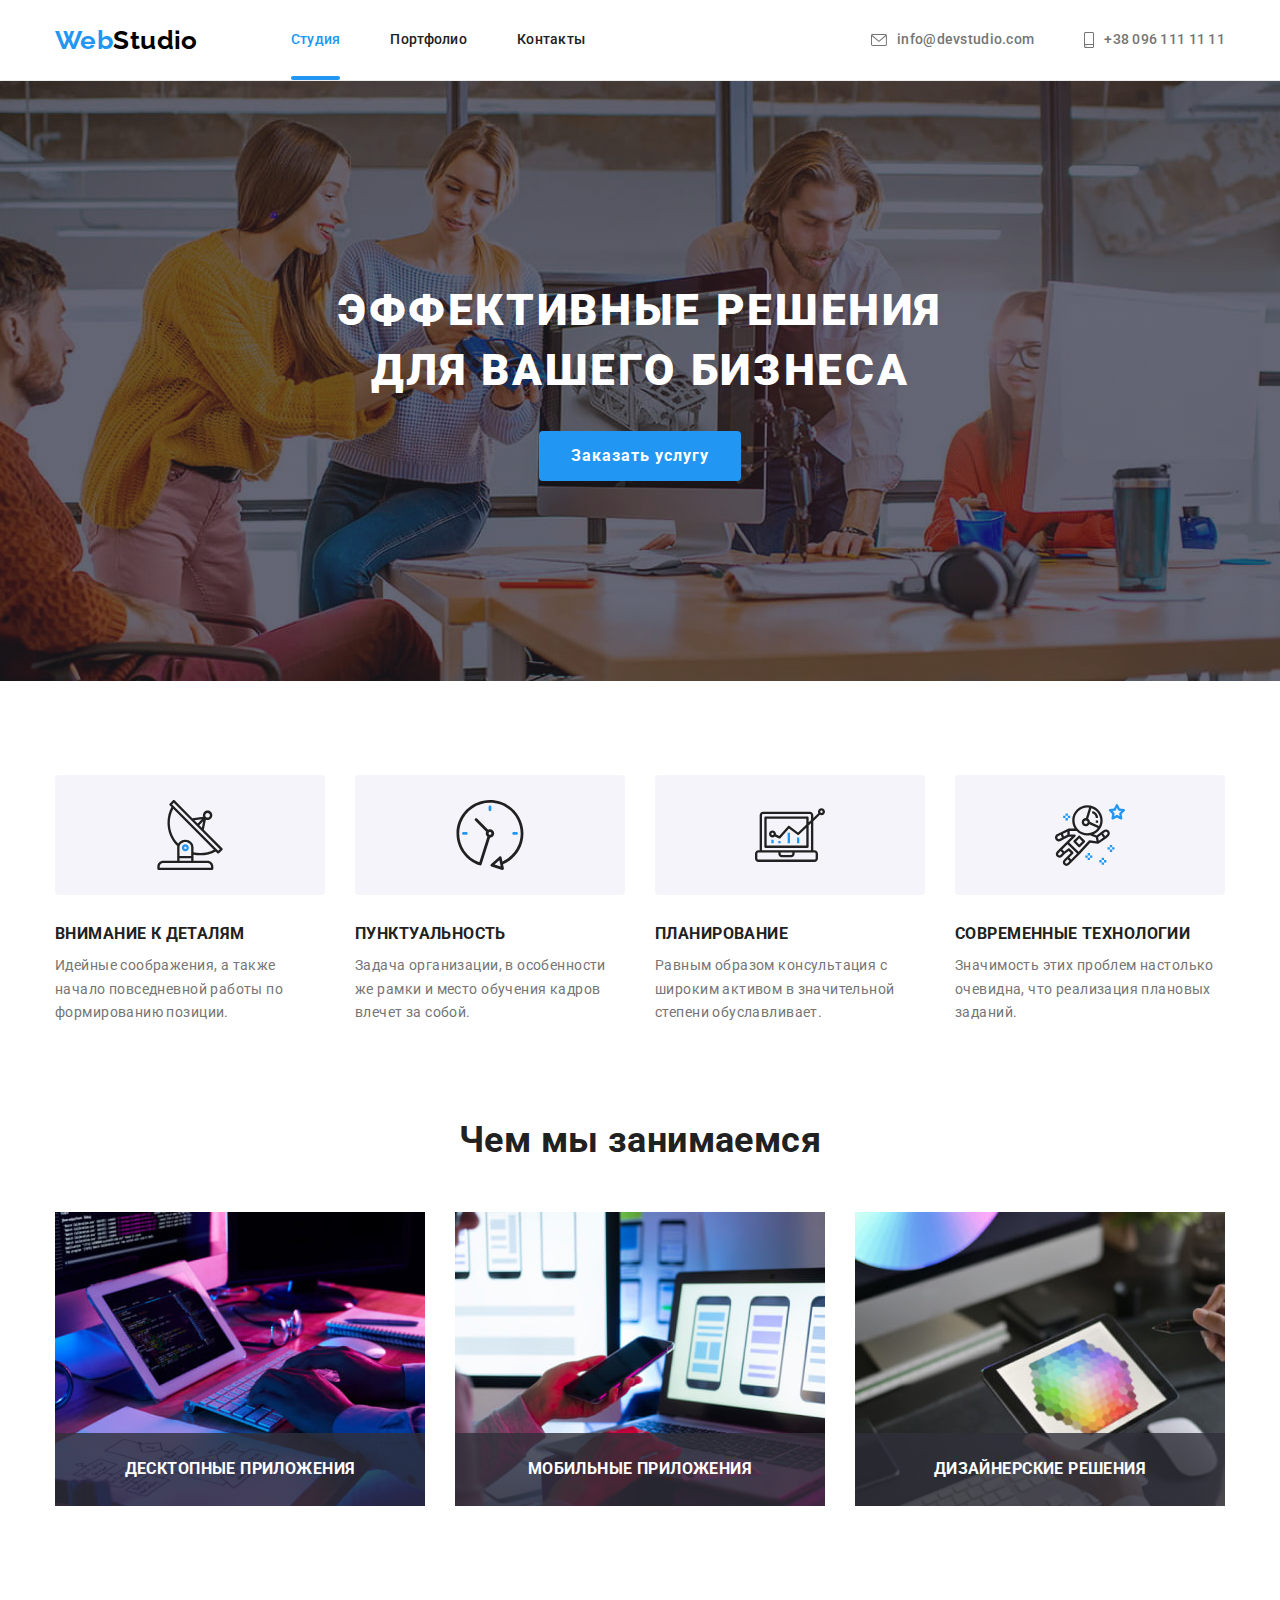
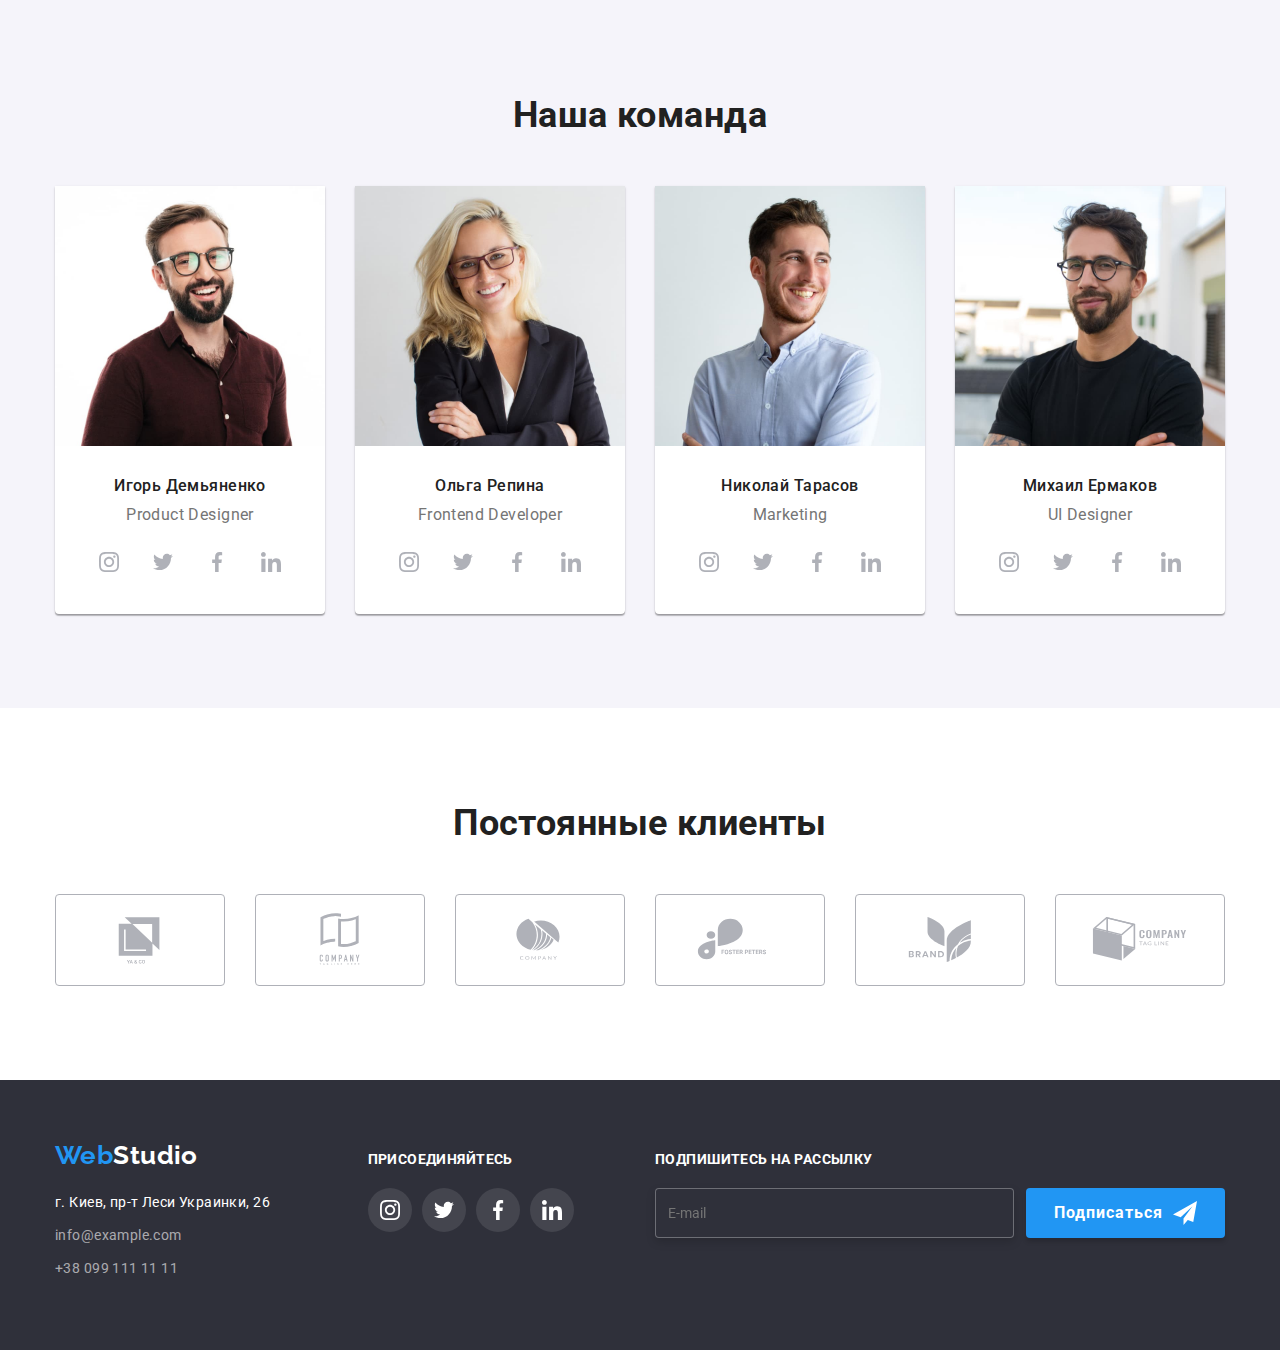
<file: index.html>
<!DOCTYPE html>
<html lang="ru">
  <head>
    <meta charset="UTF-8" />
    <meta http-equiv="X-UA-Compatible" content="IE=edge" />
    <meta name="viewport" content="width=device-width, initial-scale=1.0" />
    <title>Студия</title>
    <link rel="stylesheet" href="./css/main.min.css" />
  </head>
  <body>
    <!-- "Page header" -->
    <header class="header">
      <div class="container header__container">
        <!-- Our company Logo with url to main page -->
        <a class="logo" href="./index.html"
          ><span class="logo__accent">Web</span>Studio</a
        >

        <!-- Main site navigation -->
        <nav class="main-nav">
          <ul class="site-nav">
            <li class="site-nav__item">
              <a
                class="site-nav__link site-nav__link--current"
                href="./index.html"
                >Студия</a
              >
            </li>

            <li class="site-nav__item">
              <a class="site-nav__link" href="./portfolio.html">Портфолио</a>
            </li>

            <li class="site-nav__item">
              <a class="site-nav__link" href="">Контакты</a>
            </li>
          </ul>
        </nav>

        <!-- E-mail and phone No. contacts -->
        <div class="contacts">
          <a class="contacts__link" href="mailto:info@devstudio.com">
            <svg class="contacts__icon-envelope">
              <use href="./img/icons.svg#envelope"></use>
            </svg>
            info@devstudio.com
          </a>
          <a class="contacts__link" href="tel:+380961111111">
            <svg class="contacts__icon-smartphone">
              <use href="./img/icons.svg#smartphone"></use>
            </svg>
            +38 096 111 11 11
          </a>
        </div>
      </div>
    </header>
    <main>
      <!-- Hero"section -->
      <section class="hero">
        <div class="container">
          <h1 class="hero-title">
            Эффективные решения <br />
            для вашего бизнеса
          </h1>
          <button class="hero-button" type="button" data-modal-open>
            Заказать услугу
          </button>
        </div>
      </section>
      <!-- Features section -->
      <section class="section">
        <div class="container">
          <h2 hidden>Особенности</h2>
          <ul class="features">
            <li class="features__item">
              <div class="features__icon-wrapper">
                <svg class="features__icon">
                  <use
                    href="./img/icons.svg#antenna"
                    width="70"
                    height="70"
                  ></use>
                </svg>
              </div>
              <h3 class="features__title">Внимание к деталям</h3>
              <p>
                Идейные соображения, а также начало повседневной работы по
                формированию позиции.
              </p>
            </li>
            <li class="features__item">
              <div class="features__icon-wrapper">
                <svg class="features__icon">
                  <use
                    href="./img/icons.svg#clock"
                    width="70"
                    height="70"
                  ></use>
                </svg>
              </div>
              <h3 class="features__title">Пунктуальность</h3>
              <p>
                Задача организации, в особенности же рамки и место обучения
                кадров влечет за собой.
              </p>
            </li>
            <li class="features__item">
              <div class="features__icon-wrapper">
                <svg class="features__icon">
                  <use
                    href="./img/icons.svg#diagram"
                    width="70"
                    height="70"
                  ></use>
                </svg>
              </div>
              <h3 class="features__title">Планирование</h3>
              <p>
                Равным образом консультация с широким активом в значительной
                степени обуславливает.
              </p>
            </li>
            <li class="features__item">
              <div class="features__icon-wrapper">
                <svg class="features__icon">
                  <use
                    href="./img/icons.svg#astronaut"
                    width="70"
                    height="70"
                  ></use>
                </svg>
              </div>
              <h3 class="features__title">Современные технологии</h3>
              <p>
                Значимость этих проблем настолько очевидна, что реализация
                плановых заданий.
              </p>
            </li>
          </ul>
        </div>
      </section>
      <!-- Our services section -->
      <section class="services-section section">
        <div class="container">
          <h2 class="secondary-titles">Чем мы занимаемся</h2>
          <ul class="services">
            <li class="services__item">
              <h3 class="services__title">Десктопные приложения</h3>
              <img
                src="./img/img1.jpg"
                alt="Разработчик пишущий код"
                width="370"
              />
            </li>
            <li class="services__item">
              <h3 class="services__title">Мобильные приложения</h3>
              <img
                src="./img/img2.jpg"
                alt="Дизайнер подбирающий раскладку для мобильного приложения"
                width="370"
              />
            </li>
            <li class="services__item">
              <h3 class="services__title">Дизайнерские решения</h3>
              <img
                src="./img/img3.jpg"
                alt="Дизайнер подбирает цвет на палетке"
                width="370"
              />
            </li>
          </ul>
        </div>
      </section>
      <!-- Our team section -->
      <section class="our-team__section section">
        <div class="container">
          <h2 class="our-team__title secondary-titles">Наша команда</h2>
          <ul class="our-team__list">
            <!-- Ihor Demyanenko CARD -->
            <li class="our-team__card">
              <img
                src="./img/team/ph1.jpg"
                alt="Портретное фото Игоря Демьяненко"
                width="270"
              />
              <h3 class="our-team__name">Игорь Демьяненко</h3>
              <p class="our-team__position" lang="en">Product Designer</p>
              <!-- SOCIAL CONTACT ICONS -->
              <ul class="social-contact">
                <li class="social-contact__item">
                  <a
                    class="social-contact__link link"
                    href="https://instagram.com"
                    target="_blank"
                  >
                    <svg class="social-contact__icon" width="20" height="20">
                      <use href="./img/icons.svg#instagram"></use>
                    </svg>
                  </a>
                </li>

                <li class="social-contact__item">
                  <a
                    class="social-contact__link link"
                    href="https://twitter.com"
                    target="_blank"
                  >
                    <svg class="social-contact__icon" width="20" height="20">
                      <use href="./img/icons.svg#twitter"></use>
                    </svg>
                  </a>
                </li>

                <li class="social-contact__item">
                  <a
                    class="social-contact__link link"
                    href="https://facebook.com"
                    target="_blank"
                  >
                    <svg class="social-contact__icon" width="20" height="20">
                      <use href="./img/icons.svg#facebook"></use>
                    </svg>
                  </a>
                </li>

                <li class="social-contact__item">
                  <a
                    class="social-contact__link link"
                    href="https://linkedin.com"
                    target="_blank"
                  >
                    <svg class="social-contact__icon" width="20" height="20">
                      <use href="./img/icons.svg#linkedin"></use>
                    </svg>
                  </a>
                </li>
              </ul>
            </li>
            <!-- Olga Repina CARD -->
            <li class="our-team__card">
              <img
                src="./img/team/ph2.jpg"
                alt="Портретное фото Ольги Репиной"
                width="270"
              />
              <h3 class="our-team__name">Ольга Репина</h3>
              <p class="our-team__position" lang="en">Frontend Developer</p>
              <!-- SOCIAL CONTACT ICONS -->
              <ul class="social-contact">
                <li class="social-contact__item">
                  <a
                    class="social-contact__link link"
                    href="https://instagram.com"
                    target="_blank"
                  >
                    <svg class="social-contact__icon" width="20" height="20">
                      <use href="./img/icons.svg#instagram"></use>
                    </svg>
                  </a>
                </li>

                <li class="social-contact__item">
                  <a
                    class="social-contact__link link"
                    href="https://twitter.com"
                    target="_blank"
                  >
                    <svg class="social-contact__icon" width="20" height="20">
                      <use href="./img/icons.svg#twitter"></use>
                    </svg>
                  </a>
                </li>

                <li class="social-contact__item">
                  <a
                    class="social-contact__link link"
                    href="https://facebook.com"
                    target="_blank"
                  >
                    <svg class="social-contact__icon" width="20" height="20">
                      <use href="./img/icons.svg#facebook"></use>
                    </svg>
                  </a>
                </li>

                <li class="social-contact__item">
                  <a
                    class="social-contact__link link"
                    href="https://linkedin.com"
                    target="_blank"
                  >
                    <svg class="social-contact__icon" width="20" height="20">
                      <use href="./img/icons.svg#linkedin"></use>
                    </svg>
                  </a>
                </li>
              </ul>
            </li>
            <!-- Nikolay Tarasov CARD -->
            <li class="our-team__card">
              <img
                src="./img/team/ph3.jpg"
                alt="Портретное фото Николая Тарасова"
                width="270"
              />
              <h3 class="our-team__name">Николай Тарасов</h3>
              <p class="our-team__position" lang="en">Marketing</p>
              <!-- SOCIAL CONTACT ICONS -->
              <ul class="social-contact">
                <li class="social-contact__item">
                  <a
                    class="social-contact__link link"
                    href="https://instagram.com"
                    target="_blank"
                  >
                    <svg class="social-contact__icon" width="20" height="20">
                      <use href="./img/icons.svg#instagram"></use>
                    </svg>
                  </a>
                </li>

                <li class="social-contact__item">
                  <a
                    class="social-contact__link link"
                    href="https://twitter.com"
                    target="_blank"
                  >
                    <svg class="social-contact__icon" width="20" height="20">
                      <use href="./img/icons.svg#twitter"></use>
                    </svg>
                  </a>
                </li>

                <li class="social-contact__item">
                  <a
                    class="social-contact__link link"
                    href="https://facebook.com"
                    target="_blank"
                  >
                    <svg class="social-contact__icon" width="20" height="20">
                      <use href="./img/icons.svg#facebook"></use>
                    </svg>
                  </a>
                </li>

                <li class="social-contact__item">
                  <a
                    class="social-contact__link link"
                    href="https://linkedin.com"
                    target="_blank"
                  >
                    <svg class="social-contact__icon" width="20" height="20">
                      <use href="./img/icons.svg#linkedin"></use>
                    </svg>
                  </a>
                </li>
              </ul>
            </li>
            <!-- Mihail Yermakov CARD -->
            <li class="our-team__card">
              <img
                src="./img/team/ph4.jpg"
                alt="Портретное фото Михаила Ермакова"
                width="270"
              />
              <h3 class="our-team__name">Михаил Ермаков</h3>
              <p class="our-team__position" lang="en">UI Designer</p>
              <!-- SOCIAL CONTACT ICONS -->
              <ul class="social-contact">
                <li class="social-contact__item">
                  <a
                    class="social-contact__link link"
                    href="https://instagram.com"
                    target="_blank"
                  >
                    <svg class="social-contact__icon" width="20" height="20">
                      <use href="./img/icons.svg#instagram"></use>
                    </svg>
                  </a>
                </li>

                <li class="social-contact__item">
                  <a
                    class="social-contact__link link"
                    href="https://twitter.com"
                    target="_blank"
                  >
                    <svg class="social-contact__icon" width="20" height="20">
                      <use href="./img/icons.svg#twitter"></use>
                    </svg>
                  </a>
                </li>

                <li class="social-contact__item">
                  <a
                    class="social-contact__link link"
                    href="https://facebook.com"
                    target="_blank"
                  >
                    <svg class="social-contact__icon" width="20" height="20">
                      <use href="./img/icons.svg#facebook"></use>
                    </svg>
                  </a>
                </li>

                <li class="social-contact__item">
                  <a
                    class="social-contact__link link"
                    href="https://linkedin.com"
                    target="_blank"
                  >
                    <svg class="social-contact__icon" width="20" height="20">
                      <use href="./img/icons.svg#linkedin"></use>
                    </svg>
                  </a>
                </li>
              </ul>
            </li>
          </ul>
        </div>
      </section>
      <!-- Our clients section -->
      <section class="section">
        <div class="container">
          <h2 class="secondary-titles">Постоянные клиенты</h2>
          <ul class="clients">
            <li class="clients__item">
              <a class="clients__link link" href="./">
                <svg class="clients__icon" width="106" height="60">
                  <use href="./img/icons.svg#co1"></use>
                </svg>
              </a>
            </li>

            <li class="clients__item">
              <a class="clients__link link" href="./">
                <svg class="clients__icon" width="106" height="60">
                  <use href="./img/icons.svg#co2"></use>
                </svg>
              </a>
            </li>

            <li class="clients__item">
              <a class="clients__link link" href="./">
                <svg class="clients__icon" width="106" height="60">
                  <use href="./img/icons.svg#co3"></use>
                </svg>
              </a>
            </li>

            <li class="clients__item">
              <a class="clients__link link" href="./">
                <svg class="clients__icon" width="106" height="60">
                  <use href="./img/icons.svg#co4"></use>
                </svg>
              </a>
            </li>

            <li class="clients__item">
              <a class="clients__link link" href="./">
                <svg class="clients__icon" width="106" height="60">
                  <use href="./img/icons.svg#co5"></use>
                </svg>
              </a>
            </li>

            <li class="clients__item">
              <a class="clients__link link" href="./">
                <svg class="clients__icon" width="106" height="60">
                  <use href="./img/icons.svg#co6"></use>
                </svg>
              </a>
            </li>
          </ul>
        </div>
      </section>
    </main>
    <!-- Подвал страницы -->
    <footer class="footer">
      <div class="container footer__container--flex">
        <!-- About us section -->
        <div class="about-us">
          <!-- Footer logo -->
          <a class="logo__footer logo" href="/"
            ><span class="logo__accent">Web</span>Studio</a
          >
          <!-- Our address and contacts-->
          <address class="address">
            <ul class="address__list">
              <li class="address__item">
                <a
                  class="address__location"
                  href="https://goo.gl/maps/nL9pkd665aWA4ZFbA"
                  target="_blank"
                  >г. Киев, пр-т Леси Украинки, 26</a
                >
              </li>
              <li>
                <a class="address__contacts link" href="mailto:info@example.com"
                  >info@example.com</a
                >
              </li>

              <li>
                <a class="address__contacts link" href="tel:+380991111111"
                  >+38 099 111 11 11</a
                >
              </li>
            </ul>
          </address>
        </div>
        <!-- Join us column -->
        <div class="join-us">
          <p class="footer-titles">Присоединяйтесь</p>
          <ul class="social-contacts">
            <li class="social-contacts__item">
              <a
                class="social-contacts__link link"
                href="https://instagram.com"
                target="_blank"
              >
                <svg class="social-contacts__icon" width="20" height="20">
                  <use href="./img/icons.svg#instagram"></use>
                </svg>
              </a>
            </li>

            <li class="social-contacts__item">
              <a
                class="social-contacts__link link"
                href="https://twitter.com"
                target="_blank"
              >
                <svg class="social-contacts__icon" width="20" height="20">
                  <use href="./img/icons.svg#twitter"></use>
                </svg>
              </a>
            </li>

            <li class="social-contacts__item">
              <a
                class="social-contacts__link link"
                href="https://facebook.com"
                target="_blank"
              >
                <svg class="social-contacts__icon" width="20" height="20">
                  <use href="./img/icons.svg#facebook"></use>
                </svg>
              </a>
            </li>

            <li class="social-contacts__item">
              <a
                class="social-contacts__link link"
                href="https://linkedin.com"
                target="_blank"
              >
                <svg class="social-contacts__icon" width="20" height="20">
                  <use href="./img/icons.svg#linkedin"></use>
                </svg>
              </a>
            </li>
          </ul>
        </div>
        <!-- Subscription column -->
        <div class="subscription">
          <p class="footer-titles">Подпишитесь на рассылку</p>
          <form class="subscription-form">
            <label class="subscription-form__label">
              <input
                class="subscription-form__input"
                type="email"
                name="subscription"
                placeholder="E-mail"
              />
            </label>
            <button class="subscription-button" type="submit">
              Подписаться
              <svg class="subscription-button__icon" width="24" height="24">
                <use href="./img/icons.svg#send"></use>
              </svg>
            </button>
          </form>
        </div>
      </div>
    </footer>
    <!-- Modal window -->
    <div class="backdrop backdrop--is-hidden" data-modal>
      <div class="modal">
        <button class="close-button" type="button" data-modal-close>
          <svg class="close-button__icon">
            <use href="./img/icons.svg#close"></use>
          </svg>
        </button>
        <h2 class="modal__title">Оставьте свои данные, мы вам перезвоним</h2>

        <!-- Modal form fields -->
        <form>
          <div class="form-field">
            <label class="form-field__label" for="name">Имя</label>
            <div class="form-field__input-area">
              <svg class="form-field__icon">
                <use href="./img/icons.svg#mw-person"></use>
              </svg>
              <input
                class="form-field__input"
                type="text"
                name="name"
                id="name"
              />
            </div>
          </div>

          <div class="form-field">
            <label class="form-field__label" for="tel">Телефон</label>
            <div class="form-field__input-area">
              <svg class="form-field__icon">
                <use href="./img/icons.svg#mw-phone"></use>
              </svg>
              <input class="form-field__input" type="tel" name="tel" id="tel" />
            </div>
          </div>

          <div class="form-field">
            <label class="form-field__label" for="email">Почта</label>
            <div class="form-field__input-area">
              <svg class="form-field__icon">
                <use href="./img/icons.svg#mw-email"></use>
              </svg>
              <input
                class="form-field__input"
                type="email"
                name="email"
                id="email"
              />
            </div>
          </div>
          <!-- Comment field -->
          <div class="form-field">
            <label class="form-field__label" for="comment">Комментарий</label>
            <textarea
              class="form-field__comment-input"
              name="comment"
              id="comment"
              cols="1"
              rows="8"
              placeholder="Введите текст"
            ></textarea>
          </div>
          <!-- Agreement field -->
          <div class="agreement-field">
            <label class="agreement-field__label">
              <input
                class="agreement-field__input"
                type="checkbox"
                name="agreement"
              />
              <svg class="agreement-field__icon">
                <use href="./img/icons.svg#tick"></use>
              </svg>
              Соглашаюсь с рассылкой и принимаю
            </label>
            <a class="agreement-field__link" href="./">Условия договора</a>
          </div>
          <div class="modal-submit">
            <button class="modal-submit__button" type="submit">
              Отправить
            </button>
          </div>
        </form>
      </div>
    </div>
    <script src="./js/modal.js"></script>
  </body>
</html>
</file>
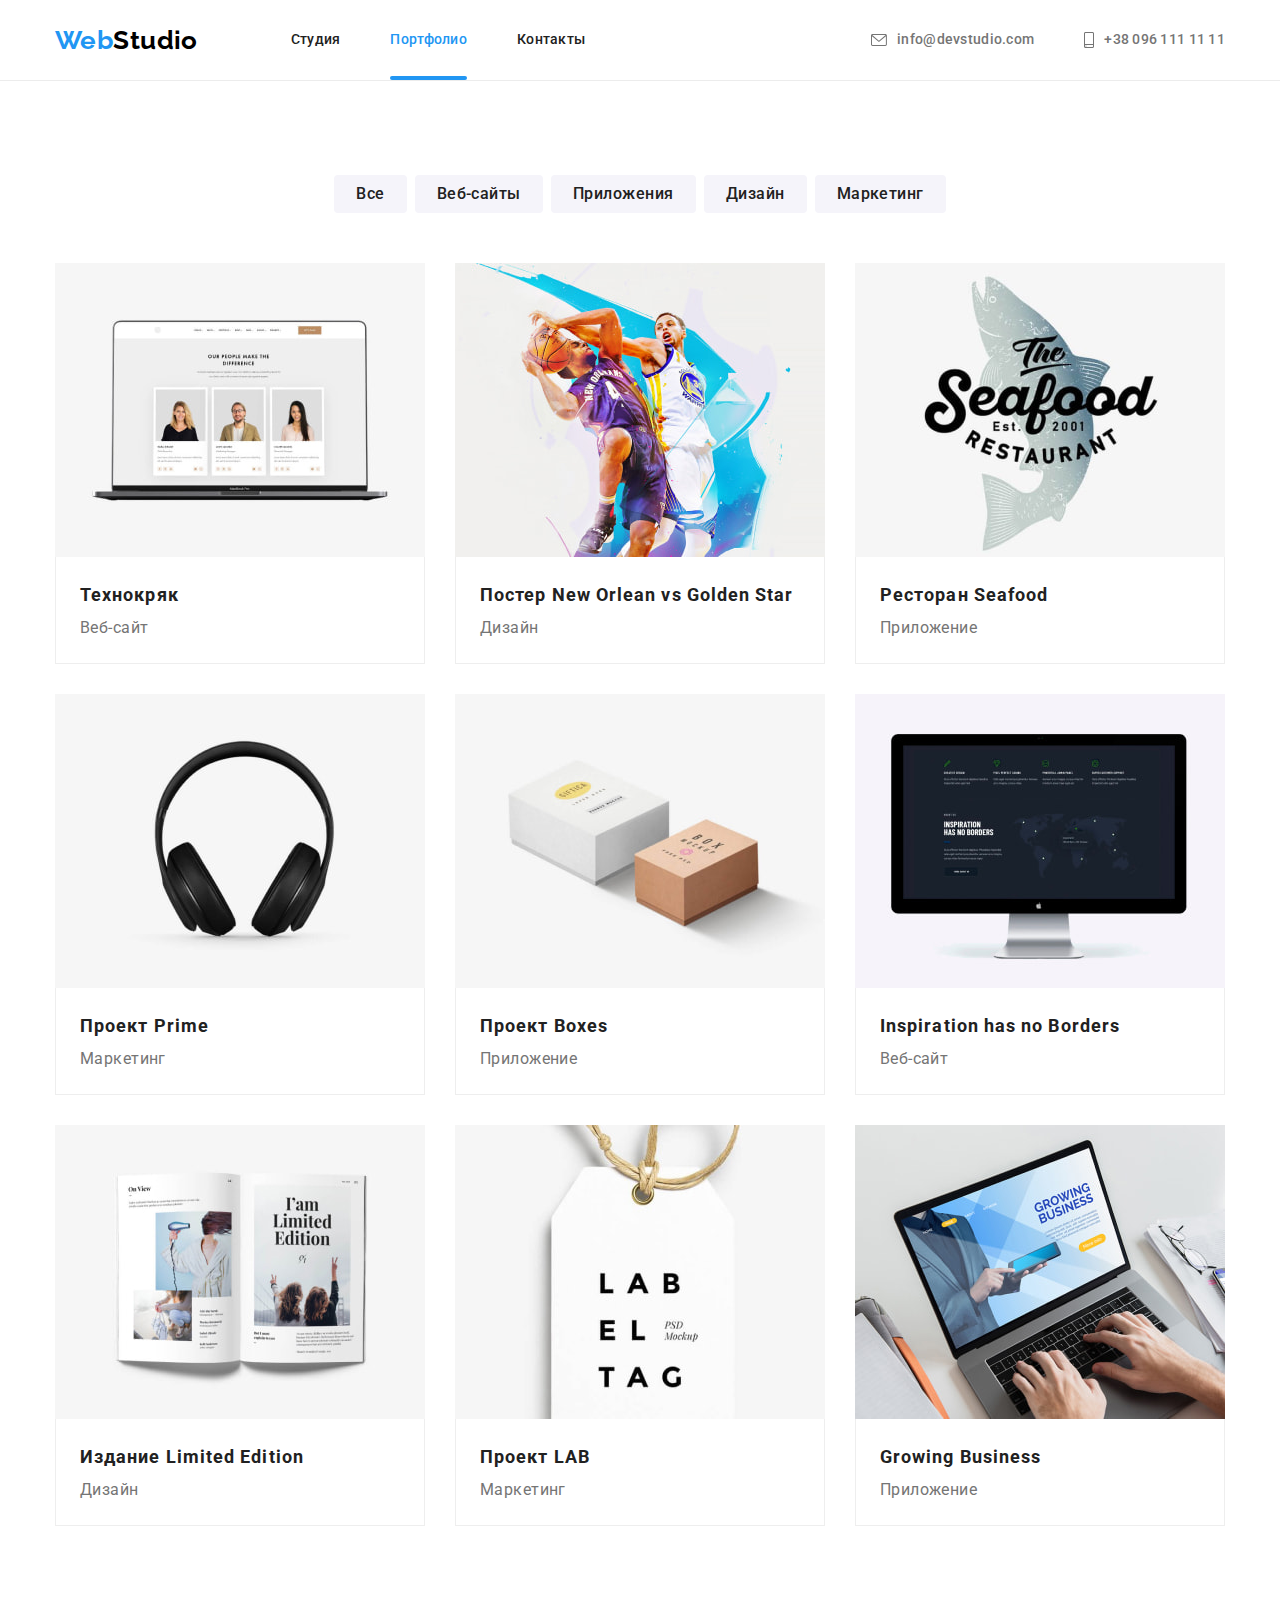
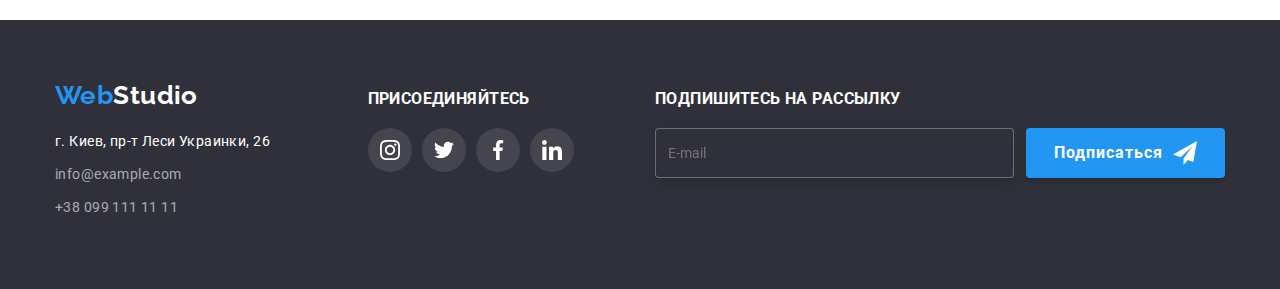
<file: portfolio.html>
<!DOCTYPE html>
<html lang="ru">
  <head>
    <meta charset="UTF-8" />
    <meta http-equiv="X-UA-Compatible" content="IE=edge" />
    <meta name="viewport" content="width=device-width, initial-scale=1.0" />
    <title>Портфолио</title>
    <link rel="stylesheet" href="./css/main.min.css" />
  </head>
  <body>
    <!-- Header section -->
    <header class="header">
      <div class="container header__container">
        <!-- Our company Logo with url to main page -->
        <a class="logo" href="./index.html"
          ><span class="logo__accent">Web</span>Studio</a
        >

        <!-- Main site navigation -->
        <nav class="main-nav">
          <ul class="site-nav">
            <li class="site-nav__item">
              <a class="site-nav__link" href="./index.html">Студия</a>
            </li>

            <li class="site-nav__item">
              <a
                class="site-nav__link site-nav__link--current"
                href="./portfolio.html"
                >Портфолио</a
              >
            </li>

            <li class="site-nav__item">
              <a class="site-nav__link" href="">Контакты</a>
            </li>
          </ul>
        </nav>

        <!-- E-mail and phone No. contacts -->
        <div class="contacts">
          <a class="contacts__link" href="mailto:info@devstudio.com">
            <svg class="contacts__icon-envelope">
              <use href="./img/icons.svg#envelope"></use>
            </svg>
            info@devstudio.com
          </a>
          <a class="contacts__link" href="tel:+380961111111">
            <svg class="contacts__icon-smartphone">
              <use href="./img/icons.svg#smartphone"></use>
            </svg>
            +38 096 111 11 11
          </a>
        </div>
      </div>
    </header>
    <main>
      <section class="section">
        <div class="container">
          <!-- Filter buttons -->
          <ul class="filter">
            <li class="filter__item">
              <button class="filter__button" type="button">Все</button>
            </li>
            <li class="filter__item">
              <button class="filter__button" type="button">Веб-сайты</button>
            </li>
            <li class="filter__item">
              <button class="filter__button" type="button">Приложения</button>
            </li>
            <li class="filter__item">
              <button class="filter__button" type="button">Дизайн</button>
            </li>
            <li class="filter__item">
              <button class="filter__button" type="button">Маркетинг</button>
            </li>
          </ul>

          <!-- Work example-->
          <ul class="example">
            <li class="example__card">
              <a href="./" class="example__link">
                <div class="example__content">
                  <p class="example__text">
                    Технокряк это современная площадка распространения
                    коронавируса. Компании используют эту платформу для
                    цифрового шпионажа и атак на защищённые сервера конкурентов.
                  </p>
                  <img
                    src="./img/portfolio/img1.jpg"
                    alt="Веб-сайт"
                    width="370"
                  />
                </div>
                <div class="example__description">
                  <h2 class="example__name">Технокряк</h2>
                  <p class="example__type">Веб-сайт</p>
                </div>
              </a>
            </li>

            <li class="example__card">
              <a href="./" class="example__link">
                <div class="example__content">
                  <p class="example__text">
                    Технокряк это современная площадка распространения
                    коронавируса. Компании используют эту платформу для
                    цифрового шпионажа и атак на защищённые сервера конкурентов.
                  </p>
                  <img
                    src="./img/portfolio/img2.jpg"
                    alt="Дизайн"
                    width="370"
                  />
                </div>
                <div class="example__description">
                  <h2 class="example__name">
                    Постер New Orlean vs Golden Star
                  </h2>
                  <p class="example__type">Дизайн</p>
                </div>
              </a>
            </li>

            <li class="example__card">
              <a href="./" class="example__link">
                <div class="example__content">
                  <p class="example__text">
                    Технокряк это современная площадка распространения
                    коронавируса. Компании используют эту платформу для
                    цифрового шпионажа и атак на защищённые сервера конкурентов.
                  </p>
                  <img
                    src="./img/portfolio/img3.jpg"
                    alt="Приложение"
                    width="370"
                  />
                </div>
                <div class="example__description">
                  <h2 class="example__name">Ресторан Seafood</h2>
                  <p class="example__type">Приложение</p>
                </div>
              </a>
            </li>

            <li class="example__card">
              <a href="./" class="example__link">
                <div class="example__content">
                  <p class="example__text">
                    Технокряк это современная площадка распространения
                    коронавируса. Компании используют эту платформу для
                    цифрового шпионажа и атак на защищённые сервера конкурентов.
                  </p>
                  <img
                    src="./img/portfolio/img4.jpg"
                    alt="Маркетинг"
                    width="370"
                  />
                </div>
                <div class="example__description">
                  <h2 class="example__name">Проект Prime</h2>
                  <p class="example__type">Маркетинг</p>
                </div>
              </a>
            </li>

            <li class="example__card">
              <a href="./" class="example__link">
                <div class="example__content">
                  <p class="example__text">
                    Технокряк это современная площадка распространения
                    коронавируса. Компании используют эту платформу для
                    цифрового шпионажа и атак на защищённые сервера конкурентов.
                  </p>
                  <img
                    src="./img/portfolio/img5.jpg"
                    alt="Приложение"
                    width="370"
                  />
                </div>
                <div class="example__description">
                  <h2 class="example__name">Проект Boxes</h2>
                  <p class="example__type">Приложение</p>
                </div>
              </a>
            </li>

            <li class="example__card">
              <a href="./" class="example__link">
                <div class="example__content">
                  <p class="example__text">
                    Технокряк это современная площадка распространения
                    коронавируса. Компании используют эту платформу для
                    цифрового шпионажа и атак на защищённые сервера конкурентов.
                  </p>
                  <img
                    src="./img/portfolio/img6.jpg"
                    alt="Веб-сайт"
                    width="370"
                  />
                </div>
                <div class="example__description">
                  <h2 class="example__name">Inspiration has no Borders</h2>
                  <p class="example__type">Веб-сайт</p>
                </div>
              </a>
            </li>

            <li class="example__card">
              <a href="./" class="example__link">
                <div class="example__content">
                  <p class="example__text">
                    Технокряк это современная площадка распространения
                    коронавируса. Компании используют эту платформу для
                    цифрового шпионажа и атак на защищённые сервера конкурентов.
                  </p>
                  <img
                    src="./img/portfolio/img7.jpg"
                    alt="Дизайн"
                    width="370"
                  />
                </div>
                <div class="example__description">
                  <h2 class="example__name">Издание Limited Edition</h2>
                  <p class="example__type">Дизайн</p>
                </div>
              </a>
            </li>

            <li class="example__card">
              <a href="./" class="example__link">
                <div class="example__content">
                  <p class="example__text">
                    Технокряк это современная площадка распространения
                    коронавируса. Компании используют эту платформу для
                    цифрового шпионажа и атак на защищённые сервера конкурентов.
                  </p>
                  <img
                    src="./img/portfolio/img8.jpg"
                    alt="Маркетинг"
                    width="370"
                  />
                </div>
                <div class="example__description">
                  <h2 class="example__name">Проект LAB</h2>
                  <p class="example__type">Маркетинг</p>
                </div>
              </a>
            </li>

            <li class="example__card">
              <a href="./" class="example__link">
                <div class="example__content">
                  <p class="example__text">
                    Технокряк это современная площадка распространения
                    коронавируса. Компании используют эту платформу для
                    цифрового шпионажа и атак на защищённые сервера конкурентов.
                  </p>
                  <img
                    src="./img/portfolio/img9.jpg"
                    alt="Приложение"
                    width="370"
                  />
                </div>
                <div class="example__description">
                  <h2 class="example__name">Growing Business</h2>
                  <p class="example__type">Приложение</p>
                </div>
              </a>
            </li>
          </ul>
        </div>
      </section>
    </main>
    <footer class="footer">
      <div class="container footer__container--flex">
        <!-- About us section -->
        <div class="about-us">
          <!-- Footer logo -->
          <a class="logo__footer logo" href="/"
            ><span class="logo__accent">Web</span>Studio</a
          >
          <!-- Our address and contacts-->
          <address class="address">
            <ul class="address__list">
              <li class="address__item">
                <a
                  class="address__location"
                  href="https://goo.gl/maps/nL9pkd665aWA4ZFbA"
                  target="_blank"
                  >г. Киев, пр-т Леси Украинки, 26</a
                >
              </li>
              <li>
                <a class="address__contacts link" href="mailto:info@example.com"
                  >info@example.com</a
                >
              </li>

              <li>
                <a class="address__contacts link" href="tel:+380991111111"
                  >+38 099 111 11 11</a
                >
              </li>
            </ul>
          </address>
        </div>
        <!-- Join us column -->
        <div class="join-us">
          <h3 class="footer-titles">Присоединяйтесь</h3>
          <ul class="social-contacts">
            <li class="social-contacts__item">
              <a
                class="social-contacts__link link"
                href="https://instagram.com"
                target="_blank"
              >
                <svg class="social-contacts__icon" width="20" height="20">
                  <use href="./img/icons.svg#instagram"></use>
                </svg>
              </a>
            </li>

            <li class="social-contacts__item">
              <a
                class="social-contacts__link link"
                href="https://twitter.com"
                target="_blank"
              >
                <svg class="social-contacts__icon" width="20" height="20">
                  <use href="./img/icons.svg#twitter"></use>
                </svg>
              </a>
            </li>

            <li class="social-contacts__item">
              <a
                class="social-contacts__link link"
                href="https://facebook.com"
                target="_blank"
              >
                <svg class="social-contacts__icon" width="20" height="20">
                  <use href="./img/icons.svg#facebook"></use>
                </svg>
              </a>
            </li>

            <li class="social-contacts__item">
              <a
                class="social-contacts__link link"
                href="https://linkedin.com"
                target="_blank"
              >
                <svg class="social-contacts__icon" width="20" height="20">
                  <use href="./img/icons.svg#linkedin"></use>
                </svg>
              </a>
            </li>
          </ul>
        </div>
        <!-- Subscription column -->
        <div class="subscription">
          <h3 class="footer-titles">Подпишитесь на рассылку</h3>
          <form class="subscription-form" action="submit">
            <label class="subscription-form__label">
              <input
                class="subscription-form__input"
                type="email"
                name="subscription"
                placeholder="E-mail"
              />
            </label>
            <button class="subscription-button" type="submit">
              Подписаться
              <svg class="subscription-button__icon" width="24" height="24">
                <use href="./img/icons.svg#send"></use>
              </svg>
            </button>
          </form>
        </div>
      </div>
    </footer>
  </body>
</html>
</file>
<file: css/main.min.css>
@import"https://fonts.googleapis.com/css2?family=Raleway:wght@700&family=Roboto:wght@400;500;700;900&display=swap";/*! modern-normalize v1.0.0 | MIT License | https://github.com/sindresorhus/modern-normalize */*,*::before,*::after{-webkit-box-sizing:border-box;box-sizing:border-box}:root{-moz-tab-size:4;-o-tab-size:4;tab-size:4}html{line-height:1.15;-webkit-text-size-adjust:100%}body{margin:0}body{font-family:system-ui,-apple-system,"Segoe UI",Roboto,Helvetica,Arial,sans-serif,"Apple Color Emoji","Segoe UI Emoji"}hr{height:0;color:inherit}abbr[title]{-webkit-text-decoration:underline dotted;text-decoration:underline dotted}b,strong{font-weight:bolder}code,kbd,samp,pre{font-family:ui-monospace,SFMono-Regular,Consolas,"Liberation Mono",Menlo,monospace;font-size:1em}small{font-size:80%}sub,sup{font-size:75%;line-height:0;position:relative;vertical-align:baseline}sub{bottom:-0.25em}sup{top:-0.5em}table{text-indent:0;border-color:inherit}button,input,optgroup,select,textarea{font-family:inherit;font-size:100%;line-height:1.15;margin:0}button,select{text-transform:none}button,[type=button],[type=reset],[type=submit]{-webkit-appearance:button}::-moz-focus-inner{border-style:none;padding:0}:-moz-focusring{outline:1px dotted ButtonText}:-moz-ui-invalid{box-shadow:none}legend{padding:0}progress{vertical-align:baseline}::-webkit-inner-spin-button,::-webkit-outer-spin-button{height:auto}[type=search]{-webkit-appearance:textfield;outline-offset:-2px}::-webkit-search-decoration{-webkit-appearance:none}::-webkit-file-upload-button{-webkit-appearance:button;font:inherit}summary{display:list-item}* h1,h2,h3,h4,h5,h6,p,ul{margin:0;padding:0}img{display:block;max-width:100%;height:auto}body{background-color:#fff;color:#757575;font-family:Roboto,sans-serif;font-size:14px;line-height:1.71;letter-spacing:.03em}.example,.filter,.social-contacts,.clients,.social-contact,.our-team__list,.services,.features,.site-nav{list-style:none}.section{padding-top:94px;padding-bottom:94px}.container{margin-left:auto;margin-right:auto;width:1200px;padding-left:15px;padding-right:15px}.header{border-bottom:1px solid #ececec}.header__container{display:-webkit-box;display:-ms-flexbox;display:flex;-ms-flex-wrap:wrap;flex-wrap:wrap}.logo{-ms-flex-item-align:center;align-self:center;color:#000;font-family:Raleway,sans-serif;font-weight:700;font-size:26px;line-height:1.19;text-decoration:none}.logo__accent{color:#2196f3}.main-nav{margin-left:93px;-ms-flex-item-align:center;align-self:center}.site-nav{display:-webkit-box;display:-ms-flexbox;display:flex}.site-nav__item{position:relative}.site-nav__item:not(:last-child){margin-right:50px}.site-nav__link{display:inline-block;padding-top:32px;padding-bottom:32px;color:#212121;font-weight:500;line-height:1.14;letter-spacing:.02em;text-decoration:none;-webkit-transition:color 250ms cubic-bezier(0.4, 0, 0.2, 1);transition:color 250ms cubic-bezier(0.4, 0, 0.2, 1)}.site-nav__link:hover,.site-nav__link:focus{color:#2196f3}.site-nav__link--current{color:#2196f3}.site-nav__link--current::after{content:"";position:absolute;bottom:0;left:0;width:100%;height:4px;border-radius:2px;background-color:#2196f3}.contacts{display:-webkit-inline-box;display:-ms-inline-flexbox;display:inline-flex;-ms-flex-item-align:center;align-self:center;margin-left:auto}.contacts__link{display:-webkit-inline-box;display:-ms-inline-flexbox;display:inline-flex;-webkit-box-align:center;-ms-flex-align:center;align-items:center;color:#757575;font-weight:500;line-height:1.14;letter-spacing:.02em;text-decoration:none;-webkit-transition:color 250ms cubic-bezier(0.4, 0, 0.2, 1);transition:color 250ms cubic-bezier(0.4, 0, 0.2, 1)}.contacts__link:last-child{margin-left:50px}.contacts__link:hover,.contacts__link:focus{color:#2196f3}.contacts__icon-envelope{height:12px;width:16px;margin-right:10px;fill:currentColor}.contacts__icon-smartphone{height:16px;width:10px;margin-right:10px;fill:currentColor}.hero{background-color:#2f303a;text-align:center;padding-top:200px;padding-bottom:200px;margin-left:auto;margin-right:auto;background-repeat:no-repeat;background-position:center;max-width:1600px;height:600px;background-image:-webkit-gradient(linear, left top, right top, from(rgba(47, 48, 58, 0.4)), to(rgba(47, 48, 58, 0.4))),url(../img/hero.jpg);background-image:linear-gradient(to right, rgba(47, 48, 58, 0.4), rgba(47, 48, 58, 0.4)),url(../img/hero.jpg)}.hero-title{color:#fff;font-weight:900;font-size:44px;line-height:1.36;letter-spacing:.06em;text-transform:uppercase}.hero-button{margin-top:30px;padding:10px 32px;border-radius:4px;border-style:hidden;font-family:Roboto,sans-serif;background-color:#2196f3;color:#fff;font-weight:700;font-size:16px;line-height:1.87;letter-spacing:.06em;-webkit-transition:color 250ms cubic-bezier(0.4, 0, 0.2, 1);transition:color 250ms cubic-bezier(0.4, 0, 0.2, 1)}.hero-button:hover,.hero-button:focus{color:#000;cursor:pointer}.features{display:-webkit-box;display:-ms-flexbox;display:flex;-ms-flex-wrap:wrap;flex-wrap:wrap;margin-right:-30px}.features__item{margin-right:30px;-ms-flex-preferred-size:calc((100% - 120px) / 4);flex-basis:calc((100% - 120px) / 4)}.features__icon-wrapper{display:-webkit-box;display:-ms-flexbox;display:flex;-webkit-box-pack:center;-ms-flex-pack:center;justify-content:center;-webkit-box-align:center;-ms-flex-align:center;align-items:center;margin-bottom:30px;width:100%;height:120px;background-color:#f5f4fa;border-radius:4px}.features__icon{width:70px;height:70px}.features__title{margin-bottom:10px;color:#212121;font-weight:700;line-height:1.14;text-transform:uppercase}.services-section{padding-top:0}.secondary-titles{margin-bottom:50px;color:#212121;font-weight:700;font-size:36px;line-height:1.17;text-align:center}.services{display:-webkit-box;display:-ms-flexbox;display:flex;-ms-flex-wrap:wrap;flex-wrap:wrap;margin-left:-30px}.services__item{position:relative;margin-left:30px;-ms-flex-preferred-size:calc((100% - 90px) / 3);flex-basis:calc((100% - 90px) / 3)}.services__title{position:absolute;bottom:0;left:0;padding:27px 0;width:100%;background:rgba(47,48,58,.8);font-weight:700;line-height:1.14;text-align:center;text-transform:uppercase;color:#fff}.our-team__section{background-color:#f5f4fa}.our-team__title{margin-bottom:50px}.our-team__list{display:-webkit-box;display:-ms-flexbox;display:flex;-ms-flex-wrap:wrap;flex-wrap:wrap;margin-left:-30px;text-align:center}.our-team__card{padding-bottom:30px;margin-left:30px;-ms-flex-preferred-size:calc((100% - 120px) / 4);flex-basis:calc((100% - 120px) / 4);border-radius:4px;background-color:#fff;-webkit-box-shadow:0px 1px 3px rgba(0,0,0,.12),0px 1px 1px rgba(0,0,0,.14),0px 2px 1px rgba(0,0,0,.2);box-shadow:0px 1px 3px rgba(0,0,0,.12),0px 1px 1px rgba(0,0,0,.14),0px 2px 1px rgba(0,0,0,.2);border-radius:0px 0px 4px 4px}.our-team__name{margin-top:30px;margin-bottom:10px;color:#212121;font-weight:500;font-size:16px;line-height:1.19}.our-team__position{margin-bottom:16px;font-size:16px;line-height:1.19}.social-contact{display:-webkit-inline-box;display:-ms-inline-flexbox;display:inline-flex}.social-contact__item:not(:last-child){margin-right:10px}.social-contact__link{display:-webkit-box;display:-ms-flexbox;display:flex;-webkit-box-pack:center;-ms-flex-pack:center;justify-content:center;-webkit-box-align:center;-ms-flex-align:center;align-items:center;fill:#afb1b8;height:44px;width:44px;border-radius:50%;border:hidden;-webkit-transition:background-color 250ms cubic-bezier(0.4, 0, 0.2, 1),fill 250ms cubic-bezier(0.4, 0, 0.2, 1);transition:background-color 250ms cubic-bezier(0.4, 0, 0.2, 1),fill 250ms cubic-bezier(0.4, 0, 0.2, 1)}.social-contact__link:hover,.social-contact__link:focus{background-color:#2196f3;fill:#fff}.clients{display:-webkit-box;display:-ms-flexbox;display:flex;-ms-flex-wrap:wrap;flex-wrap:wrap;margin-left:-30px}.clients__item{margin-left:30px;-ms-flex-preferred-size:calc((100% - 180px) / 6);flex-basis:calc((100% - 180px) / 6)}.clients__link{display:-webkit-box;display:-ms-flexbox;display:flex;-webkit-box-pack:center;-ms-flex-pack:center;justify-content:center;-webkit-box-align:center;-ms-flex-align:center;align-items:center;height:92px;fill:#afb1b8;border:1px solid #afb1b8;border-radius:4px;-webkit-transition:border-color 250ms cubic-bezier(0.4, 0, 0.2, 1),fill 250ms cubic-bezier(0.4, 0, 0.2, 1);transition:border-color 250ms cubic-bezier(0.4, 0, 0.2, 1),fill 250ms cubic-bezier(0.4, 0, 0.2, 1)}.clients__link:hover,.clients__link:focus{border-color:#2196f3;fill:#2196f3}.footer{background-color:#2f303a}.footer__container--flex{display:-webkit-box;display:-ms-flexbox;display:flex;-webkit-box-pack:justify;-ms-flex-pack:justify;justify-content:space-between;-webkit-box-align:baseline;-ms-flex-align:baseline;align-items:baseline;padding-top:60px;padding-bottom:60px}.about-us{width:231px}.logo__footer{display:block;margin-bottom:20px;color:#fff}.address__list{list-style:none;font-style:normal}.address__location{display:inline-block;margin-bottom:9px;color:#fff;text-decoration:none;-webkit-transition:color 250ms cubic-bezier(0.4, 0, 0.2, 1);transition:color 250ms cubic-bezier(0.4, 0, 0.2, 1)}.address__location:hover,.address__location:focus{color:#2196f3}.address__contacts{display:block;margin-bottom:9px;color:rgba(255,255,255,.6);text-decoration:none;-webkit-transition:color 250ms cubic-bezier(0.4, 0, 0.2, 1);transition:color 250ms cubic-bezier(0.4, 0, 0.2, 1)}.address__contacts:hover,.address__contacts:focus{color:#2196f3}.join-us{width:206px}.footer-titles{margin-bottom:20px;font-weight:700;line-height:1.14;text-transform:uppercase;color:#fff}.social-contacts{display:-webkit-inline-box;display:-ms-inline-flexbox;display:inline-flex}.social-contacts__item:not(:last-child){margin-right:10px}.social-contacts__link{display:-webkit-box;display:-ms-flexbox;display:flex;-webkit-box-pack:center;-ms-flex-pack:center;justify-content:center;-webkit-box-align:center;-ms-flex-align:center;align-items:center;fill:#fff;background-color:rgba(255,255,255,.1);width:44px;height:44px;border-radius:50%;border:hidden;-webkit-transition:background-color 250ms cubic-bezier(0.4, 0, 0.2, 1);transition:background-color 250ms cubic-bezier(0.4, 0, 0.2, 1)}.social-contacts__link:hover,.social-contacts__link:focus{background-color:#2196f3}.subscription{width:570px}.subscription-form{display:-webkit-box;display:-ms-flexbox;display:flex}.subscription-form__label{-webkit-box-flex:1;-ms-flex-positive:1;flex-grow:1;margin-right:12px}.subscription-form__input{padding-left:12px;background-color:#2f303a;border:1px solid rgba(255,255,255,.3);-webkit-filter:drop-shadow(0px 4px 4px rgba(0, 0, 0, 0.15));filter:drop-shadow(0px 4px 4px rgba(0, 0, 0, 0.15));border-radius:4px;height:50px;width:100%;color:#fff;-webkit-transition:border 250ms cubic-bezier(0.4, 0, 0.2, 1);transition:border 250ms cubic-bezier(0.4, 0, 0.2, 1)}.subscription-form__input:focus-within,.subscription-form__input:hover{border:1px solid #2196f3;outline:none}.subscription-button{background-color:#2196f3;padding:10px 28px;-webkit-box-shadow:0px 4px 4px rgba(0,0,0,.15);box-shadow:0px 4px 4px rgba(0,0,0,.15);border-radius:4px;border:none;font-weight:700;font-size:16px;line-height:1.87;display:-webkit-box;display:-ms-flexbox;display:flex;-webkit-box-align:center;-ms-flex-align:center;align-items:center;text-align:center;letter-spacing:.06em;color:#fff;cursor:pointer}.subscription-button__icon{margin-left:10px}.backdrop.backdrop--is-hidden{visibility:hidden;opacity:0;pointer-events:none}.backdrop{position:fixed;top:0;left:0;width:100%;height:100%;background-color:rgba(0,0,0,.2);-webkit-transition:opacity 250ms linear;transition:opacity 250ms linear}.modal{position:absolute;top:50%;left:50%;-webkit-transform:translate(-50%, -50%) scale(1);transform:translate(-50%, -50%) scale(1);-webkit-transition:-webkit-transform 250ms linear;transition:-webkit-transform 250ms linear;transition:transform 250ms linear;transition:transform 250ms linear, -webkit-transform 250ms linear;min-width:528px;min-height:581px;background-color:#fff;padding:40px}.backdrop--is-hidden .modal{-webkit-transform:translate(-50%, -50%) scale(0.4);transform:translate(-50%, -50%) scale(0.4)}.close-button{position:absolute;right:8px;top:8px;padding:0;-webkit-box-sizing:border-box;box-sizing:border-box;width:30px;height:30px;border:1px solid rgba(0,0,0,.1);border-radius:50%;background-color:#fff;cursor:pointer}.close-button__icon{display:-webkit-inline-box;display:-ms-inline-flexbox;display:inline-flex;position:relative;top:2px;width:18px;height:18px}.close-button:focus .close-button__icon,.close-button:hover .close-button__icon{fill:#2196f3;-webkit-transition:fill 250ms cubic-bezier(0.4, 0, 0.2, 1);transition:fill 250ms cubic-bezier(0.4, 0, 0.2, 1)}.modal__title{margin-bottom:12px;color:#212121;font-weight:700;font-size:20px;line-height:1.15;text-align:center}.form-field{margin-bottom:20px}.form-field__label{display:block;margin-bottom:4px;font-size:12px;line-height:1.17;letter-spacing:.01em}.form-field__input-area{position:relative}.form-field__icon{position:absolute;width:18px;height:18px;top:50%;left:12px;-webkit-transform:translateY(-50%);transform:translateY(-50%);pointer-events:none;fill:#212121;-webkit-transition:fill 250ms cubic-bezier(0.4, 0, 0.2, 1);transition:fill 250ms cubic-bezier(0.4, 0, 0.2, 1)}.form-field__input-area:focus-within .form-field__icon,.form-field__input-area:hover .form-field__icon{fill:#2196f3}.form-field__input{width:100%;height:40px;padding-left:42px;border:1px solid rgba(33,33,33,.2);-webkit-box-sizing:border-box;box-sizing:border-box;border-radius:4px;-webkit-transition:border 250ms cubic-bezier(0.4, 0, 0.2, 1);transition:border 250ms cubic-bezier(0.4, 0, 0.2, 1)}.form-field__input:focus-within,.form-field__input:hover{border:1px solid #2196f3;outline:none}.form-field__comment-input{-webkit-box-sizing:border-box;box-sizing:border-box;padding:12px 16px;width:100%;resize:none;border:1px solid rgba(33,33,33,.2);border-radius:4px;-webkit-transition:border 250ms cubic-bezier(0.4, 0, 0.2, 1);transition:border 250ms cubic-bezier(0.4, 0, 0.2, 1)}.form-field__comment-input:focus-within,.form-field__comment-input:hover{border:1px solid #2196f3;outline:none}.agreement-field{position:relative;margin-bottom:30px;padding-left:42px}.agreement-field__label{position:relative}.agreement-field__input{position:absolute;overflow:hidden;clip:rect(0 0 0 0);width:16px;height:15px}.agreement-field__icon{-webkit-box-sizing:border-box;box-sizing:border-box;position:absolute;top:0;left:-25px;fill:#fff;stroke:#fff;width:16px;height:15px;border:2px solid #212121;border-radius:4px;-webkit-transition:border-color 250ms cubic-bezier(0.4, 0, 0.2, 1),background-color 250ms cubic-bezier(0.4, 0, 0.2, 1);transition:border-color 250ms cubic-bezier(0.4, 0, 0.2, 1),background-color 250ms cubic-bezier(0.4, 0, 0.2, 1)}.agreement-field__input:checked+.agreement-field__icon{border-color:#2196f3;background-color:#2196f3}.agreement-field__link{color:#2196f3}.modal-submit{display:-webkit-box;display:-ms-flexbox;display:flex;-webkit-box-pack:center;-ms-flex-pack:center;justify-content:center}.modal-submit__button{display:-webkit-box;display:-ms-flexbox;display:flex;-webkit-box-align:center;-ms-flex-align:center;align-items:center;text-align:center;padding:10px 55px;font-weight:bold;font-size:16px;line-height:1.87;color:#fff;background-color:#2196f3;letter-spacing:.06em;-webkit-box-shadow:0px 4px 4px rgba(0,0,0,.15);box-shadow:0px 4px 4px rgba(0,0,0,.15);border-radius:4px;border:hidden;cursor:pointer}.filter{display:-webkit-box;display:-ms-flexbox;display:flex;-webkit-box-pack:center;-ms-flex-pack:center;justify-content:center;margin-bottom:50px}.filter__item:not(:last-child){margin-right:8px}.filter__button{padding:6px 22px;font-family:Roboto,sans-serif;color:#212121;background-color:#f5f4fa;font-weight:500;font-size:16px;line-height:1.62;letter-spacing:.03em;text-align:center;cursor:pointer;border-radius:4px;border-style:hidden;-webkit-transition:color 250ms cubic-bezier(0.4, 0, 0.2, 1),background-color 250ms cubic-bezier(0.4, 0, 0.2, 1),-webkit-box-shadow 250ms cubic-bezier(0.4, 0, 0.2, 1);transition:color 250ms cubic-bezier(0.4, 0, 0.2, 1),background-color 250ms cubic-bezier(0.4, 0, 0.2, 1),-webkit-box-shadow 250ms cubic-bezier(0.4, 0, 0.2, 1);transition:color 250ms cubic-bezier(0.4, 0, 0.2, 1),background-color 250ms cubic-bezier(0.4, 0, 0.2, 1),box-shadow 250ms cubic-bezier(0.4, 0, 0.2, 1);transition:color 250ms cubic-bezier(0.4, 0, 0.2, 1),background-color 250ms cubic-bezier(0.4, 0, 0.2, 1),box-shadow 250ms cubic-bezier(0.4, 0, 0.2, 1),-webkit-box-shadow 250ms cubic-bezier(0.4, 0, 0.2, 1)}.filter__button:hover,.filter__button:focus{color:#fff;background-color:#2196f3;-webkit-box-shadow:0px 3px 1px rgba(0,0,0,.1),0px 1px 2px rgba(0,0,0,.08),0px 2px 2px rgba(0,0,0,.12);box-shadow:0px 3px 1px rgba(0,0,0,.1),0px 1px 2px rgba(0,0,0,.08),0px 2px 2px rgba(0,0,0,.12)}.example{display:-webkit-box;display:-ms-flexbox;display:flex;-ms-flex-wrap:wrap;flex-wrap:wrap;margin-top:-30px;margin-left:-30px}.example__card{-ms-flex-preferred-size:calc((100% - 90px) / 3);flex-basis:calc((100% - 90px) / 3);margin-top:30px;margin-left:30px;-webkit-transition:-webkit-box-shadow 250ms cubic-bezier(0.4, 0, 0.2, 1);transition:-webkit-box-shadow 250ms cubic-bezier(0.4, 0, 0.2, 1);transition:box-shadow 250ms cubic-bezier(0.4, 0, 0.2, 1);transition:box-shadow 250ms cubic-bezier(0.4, 0, 0.2, 1), -webkit-box-shadow 250ms cubic-bezier(0.4, 0, 0.2, 1)}.example__card:hover,.example__card:focus{-webkit-box-shadow:0px 1px 1px rgba(0,0,0,.12),0px 4px 4px rgba(0,0,0,.06),1px 4px 6px rgba(0,0,0,.16);box-shadow:0px 1px 1px rgba(0,0,0,.12),0px 4px 4px rgba(0,0,0,.06),1px 4px 6px rgba(0,0,0,.16)}.example__link{text-decoration:none}.example__content{position:relative;bottom:0;left:0;overflow:hidden;opacity:1}.example__text{position:absolute;-webkit-transform:translateY(100%);transform:translateY(100%);-webkit-transition:-webkit-transform 250ms cubic-bezier(0.4, 0, 0.2, 1);transition:-webkit-transform 250ms cubic-bezier(0.4, 0, 0.2, 1);transition:transform 250ms cubic-bezier(0.4, 0, 0.2, 1);transition:transform 250ms cubic-bezier(0.4, 0, 0.2, 1), -webkit-transform 250ms cubic-bezier(0.4, 0, 0.2, 1);width:100%;height:100%;padding:63px 24px;background-color:rgba(33,150,243,.9);font-size:18px;line-height:1.56;color:#fff}.example__card:hover .example__text,.example__card:focus-within .example__text{-webkit-transform:translateY(0);transform:translateY(0)}.example__description{padding:20px 24px;border-right:1px solid #eee;border-left:1px solid #eee;border-bottom:1px solid #eee}.example__name{color:#212121;font-weight:700;font-size:18px;line-height:2;letter-spacing:.06em}.example__type{font-size:16px;line-height:1.87;color:#757575}/*# sourceMappingURL=main.min.css.map */
</file>
